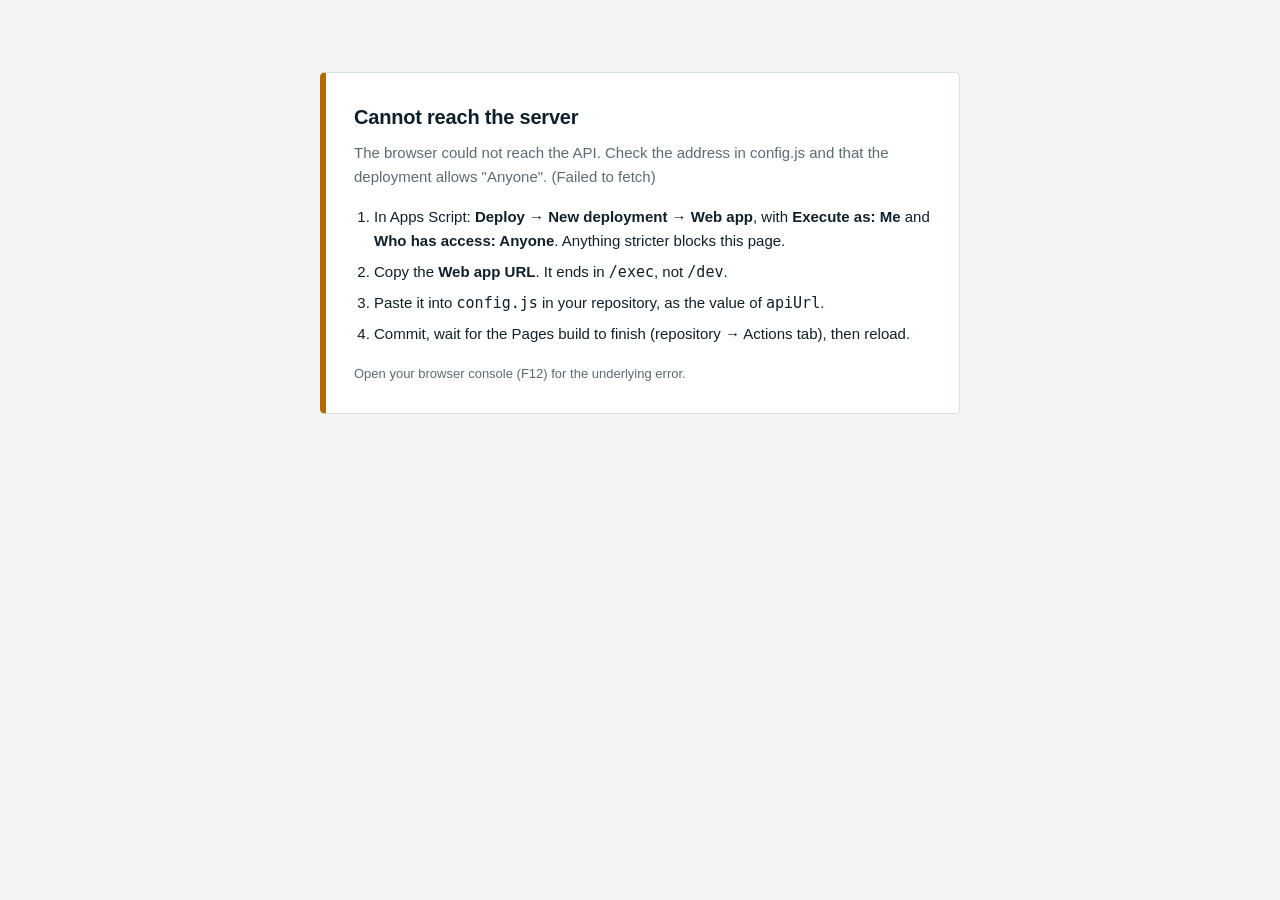
<file: index.html>
<!DOCTYPE html>
<html lang="en">
<head>
  <meta charset="utf-8">
  <meta name="viewport" content="width=device-width, initial-scale=1">
  <meta name="theme-color" content="#10202b">
  <title>LabChem — Laboratory Inventory &amp; Chemical Management</title>
  <link rel="stylesheet" href="assets/styles.css">
  <link rel="icon" href="data:image/svg+xml,<svg xmlns='http://www.w3.org/2000/svg' viewBox='0 0 24 24' fill='none' stroke='%230e7c86' stroke-width='2'><path d='M9 2h6M10 2v6.5L4.6 18.2A2 2 0 0 0 6.3 21h11.4a2 2 0 0 0 1.7-2.8L14 8.5V2'/></svg>">
</head>
<body>
  <div id="shell" class="anon">
    <aside id="rail">
      <div class="brand">
        <div class="mark">
          <svg class="flask" viewBox="0 0 24 24" fill="none" stroke="#7ddfd0" stroke-width="1.7" stroke-linecap="round" stroke-linejoin="round">
            <path d="M9 2h6M10 2v6.5L4.6 18.2A2 2 0 0 0 6.3 21h11.4a2 2 0 0 0 1.7-2.8L14 8.5V2"/>
            <path d="M7.2 14.5h9.6"/>
          </svg>
          <b>LabChem</b>
        </div>
        <small id="orgName">Laboratory</small>
      </div>
      <nav id="nav"></nav>
      <div class="railfoot">
        <b id="userName">—</b>
        <span id="userRole"></span>
        <span id="userEmail" class="email"></span>
        <div class="acct">
          <a href="#" onclick="openPasswordChange(false);return false">Change password</a>
          <a href="#" onclick="signOut();return false">Sign out</a>
        </div>
      </div>
    </aside>

    <div id="main">
      <header class="top">
        <div>
          <h1 id="viewTitle">Dashboard</h1>
          <div class="sub" id="viewSub"></div>
        </div>
        <div class="spacer"></div>
        <div id="topActions" class="row-actions"></div>
      </header>
      <div id="content"><div class="loading">Connecting…</div></div>
    </div>
  </div>

  <div id="auth" style="display:none"></div>
  <div id="layer"></div>
  <div id="toasts"></div>

  <script src="config.js"></script>
  <script src="assets/app.js"></script>
</body>
</html>
</file>
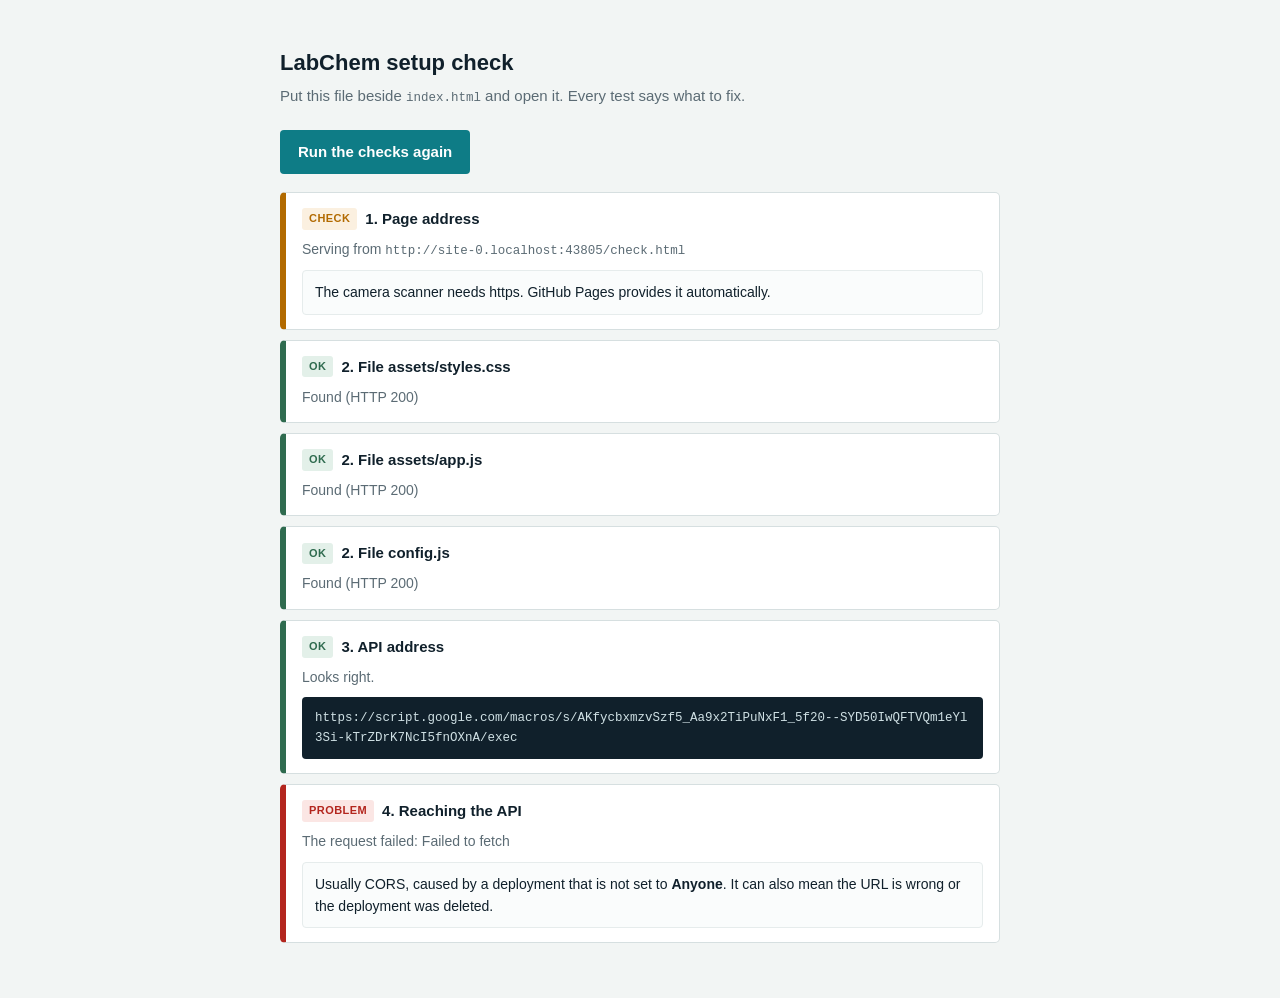
<file: check.html>
<!DOCTYPE html>
<html lang="en">
<head>
<meta charset="utf-8">
<meta name="viewport" content="width=device-width, initial-scale=1">
<title>LabChem — setup check</title>
<style>
  body{font:15px/1.6 -apple-system,BlinkMacSystemFont,"Segoe UI",Roboto,Helvetica,Arial,sans-serif;
       color:#10202b;background:#f2f5f4;margin:0;padding:5vh 5vw}
  main{max-width:720px;margin:0 auto}
  h1{font-size:22px;margin:0 0 4px}
  .lead{color:#5b6b74;margin:0 0 22px}
  .row{background:#fff;border:1px solid #d6dfe0;border-left:6px solid #c9d3d8;
       border-radius:5px;padding:14px 16px;margin-bottom:10px}
  .row.pass{border-left-color:#2f6b4f}
  .row.fail{border-left-color:#b3261e}
  .row.warn{border-left-color:#b26a00}
  .row h3{margin:0;font-size:15px;display:flex;gap:8px;align-items:center}
  .badge{font-size:11px;font-weight:700;letter-spacing:.04em;padding:2px 7px;border-radius:3px;
         background:#e6ecec;color:#5b6b74}
  .pass .badge{background:#e3f0e9;color:#2f6b4f}
  .fail .badge{background:#fbe6e4;color:#b3261e}
  .warn .badge{background:#fbf0e0;color:#b26a00}
  .row p{margin:7px 0 0;color:#5b6b74;font-size:14px}
  .row .fix{margin-top:9px;padding:10px 12px;background:#fafcfc;border:1px solid #e6ecec;border-radius:4px;
            color:#10202b;font-size:14px}
  code,pre{font-family:ui-monospace,SFMono-Regular,Menlo,Consolas,monospace;font-size:12.5px}
  pre{background:#10202b;color:#cfe0e4;padding:11px 13px;border-radius:4px;overflow:auto;margin:9px 0 0;
      max-height:220px;white-space:pre-wrap;word-break:break-all}
  button{font:inherit;font-weight:600;background:#0e7c86;color:#fff;border:0;border-radius:4px;
         padding:10px 18px;cursor:pointer;margin-bottom:18px}
</style>
</head>
<body>
<main>
  <h1>LabChem setup check</h1>
  <p class="lead">Put this file beside <code>index.html</code> and open it. Every test says what to fix.</p>
  <button onclick="runAll()">Run the checks again</button>
  <div id="out"></div>
</main>

<script src="config.js" onerror="window.__configFailed=true"></script>
<script>
const out = document.getElementById('out');

function report(state, title, detail, fix, raw) {
  const d = document.createElement('div');
  d.className = 'row ' + state;
  d.innerHTML =
    '<h3><span class="badge">' + (state === 'pass' ? 'OK' : state === 'warn' ? 'CHECK' : 'PROBLEM') +
    '</span>' + title + '</h3>' +
    (detail ? '<p>' + detail + '</p>' : '') +
    (fix ? '<div class="fix">' + fix + '</div>' : '') +
    (raw ? '<pre>' + String(raw).replace(/[<&]/g, c => c === '<' ? '&lt;' : '&amp;').slice(0, 1200) + '</pre>' : '');
  out.appendChild(d);
}

function head(url) {
  return fetch(url, { cache: 'no-store' })
    .then(r => ({ ok: r.ok, status: r.status }))
    .catch(e => ({ ok: false, status: 0, err: e.message }));
}

async function runAll() {
  out.innerHTML = '';

  /* 1. where are we */
  report(location.protocol === 'https:' ? 'pass' : 'warn',
    '1. Page address',
    'Serving from <code>' + location.origin + location.pathname + '</code>',
    location.protocol === 'https:' ? '' :
      'The camera scanner needs https. GitHub Pages provides it automatically.');

  /* 2. sibling files */
  for (const [label, path] of [['assets/styles.css', 'assets/styles.css'],
                               ['assets/app.js', 'assets/app.js'],
                               ['config.js', 'config.js']]) {
    const r = await head(path);
    report(r.ok ? 'pass' : 'fail',
      '2. File ' + label,
      r.ok ? 'Found (HTTP ' + r.status + ')' : 'Not found (HTTP ' + (r.status || 'no response') + ')',
      r.ok ? '' :
        'This file must sit at <code>' + location.pathname.replace(/[^/]*$/, '') + path + '</code>. ' +
        'GitHub Pages is case sensitive — <code>assets</code>, not <code>Assets</code>. ' +
        'If you uploaded a folder, move its contents to the repository root.');
  }

  /* 3. config contents */
  const cfg = window.LABCHEM_CONFIG;
  if (!cfg) {
    report('fail', '3. API address', 'config.js did not define <code>window.LABCHEM_CONFIG</code>.',
      'Open config.js. It must read exactly:<br><code>window.LABCHEM_CONFIG = { apiUrl: "https://…/exec" };</code>');
    return;
  }
  const url = String(cfg.apiUrl || '');
  let bad = null;
  if (!url || /PASTE_YOUR/.test(url)) bad = 'It still holds the placeholder text.';
  else if (!/^https:\/\//.test(url)) bad = 'It does not start with https://';
  else if (/\/dev$/.test(url)) bad = 'It ends in /dev, which only works for the script owner.';
  else if (!/\/exec$/.test(url)) bad = 'It does not end in /exec.';

  report(bad ? 'fail' : 'pass', '3. API address',
    bad || 'Looks right.', bad ?
      'Apps Script → <b>Deploy → Manage deployments</b> → copy the <b>Web app URL</b> ending in ' +
      '<code>/exec</code> → paste into <code>config.js</code>.' : '', url || '(empty)');
  if (bad) return;

  /* 4. can the browser reach it at all */
  let getText = '';
  try {
    const r = await fetch(url, { method: 'GET', mode: 'cors', redirect: 'follow', cache: 'no-store' });
    getText = await r.text();
    const isHtmlLogin = /accounts\.google\.com|Sign in|ServiceLogin/i.test(getText) &&
                        !/LabChem API/i.test(getText);
    report(isHtmlLogin ? 'fail' : 'pass', '4. Reaching the API',
      'HTTP ' + r.status + ', ' + getText.length + ' bytes returned.',
      isHtmlLogin ?
        'Google returned its <b>sign-in page</b>, which means the deployment is not public. ' +
        'Redeploy with <b>Execute as: Me</b> and <b>Who has access: Anyone</b>, then use the new URL.' : '',
      getText.slice(0, 400));
  } catch (e) {
    report('fail', '4. Reaching the API', 'The request failed: ' + e.message,
      'Usually CORS, caused by a deployment that is not set to <b>Anyone</b>. ' +
      'It can also mean the URL is wrong or the deployment was deleted.');
    return;
  }

  /* 5. the actual JSON call the app makes */
  try {
    const r = await fetch(url, {
      method: 'POST', mode: 'cors', redirect: 'follow', cache: 'no-store',
      headers: { 'Content-Type': 'text/plain;charset=utf-8' },
      body: JSON.stringify({ fn: 'getPublicConfig', token: null, args: [] })
    });
    const text = await r.text();
    let json = null;
    try { json = JSON.parse(text); } catch (e) { /* not json */ }

    if (!json) {
      report('fail', '5. API answering in JSON', 'The reply was not JSON (HTTP ' + r.status + ').',
        'If the reply below is a Google sign-in page, redeploy with access <b>Anyone</b>. ' +
        'If it is an Apps Script error page, open <b>Executions</b> in the editor to see which ' +
        'function failed — usually <code>Api.gs</code> is missing, or <code>installDatabase</code> ' +
        'was never run.', text.slice(0, 700));
      return;
    }
    if (!json.ok) {
      report('fail', '5. API answering in JSON', 'The server replied with an error.',
        json.error && /not installed/i.test(json.error) ?
          'Run <code>installDatabase</code> once from the Apps Script editor.' :
          'Check <b>Executions</b> in the Apps Script editor for the stack trace.',
        JSON.stringify(json, null, 2));
      return;
    }

    report('pass', '5. API answering in JSON',
      'Connected to <b>' + (json.data.app.org || '—') + '</b>, version ' + json.data.app.version + '.',
      'Everything is wired up. Open <code>index.html</code> and sign in.',
      JSON.stringify(json.data, null, 2));

    /* 6. QR target sanity */
    if (!json.data.app.url) {
      report('warn', '6. QR label target',
        'The backend has no APP_URL stored yet.',
        'Run <code>refreshAppUrl</code> once in the Apps Script editor, then set ' +
        '<code>SITE_URL</code> in Settings to <code>' + location.origin +
        location.pathname.replace(/[^/]*$/, '') + '</code> so QR scans open this site.');
    }
  } catch (e) {
    report('fail', '5. API answering in JSON', 'The POST failed: ' + e.message,
      'The GET worked but the POST did not. Confirm <code>Api.gs</code> exists in the project ' +
      'and that you created a <b>new version</b> when redeploying — Apps Script serves the last ' +
      'deployed version, not your edits.');
  }
}

runAll();
</script>
</body>
</html>
</file>
<file: assets/styles.css>
:root{
  --ink:#10202b; --ink-2:#1b303d; --slate:#5b6b74; --paper:#f2f5f4; --card:#ffffff;
  --line:#d6dfe0; --line-soft:#e6ecec;
  --teal:#0e7c86; --teal-dark:#0a5f67; --mint:#7ddfd0;
  --ok:#2f6b4f; --warn:#b26a00; --bad:#b3261e; --watch:#0e7490;
  --rail:248px;
  --mono:ui-monospace,SFMono-Regular,"SF Mono",Menlo,Consolas,monospace;
  --sans:-apple-system,BlinkMacSystemFont,"Segoe UI",Roboto,Helvetica,Arial,sans-serif;
}
*{box-sizing:border-box}
html,body{margin:0;padding:0;height:100%}
body{font-family:var(--sans);font-size:14.5px;line-height:1.5;color:var(--ink);background:var(--paper);-webkit-font-smoothing:antialiased}
a{color:var(--teal)}
h1,h2,h3,h4{margin:0;font-weight:650;letter-spacing:-.01em}
.mono{font-family:var(--mono);font-variant-numeric:tabular-nums}

/* ---------- shell ---------- */
#shell{display:flex;min-height:100vh}
#rail{width:var(--rail);flex:0 0 var(--rail);background:var(--ink);color:#cfe0e4;display:flex;flex-direction:column;position:sticky;top:0;height:100vh}
.brand{padding:20px 20px 16px;border-bottom:1px solid rgba(255,255,255,.09)}
.brand .mark{display:flex;align-items:center;gap:9px}
.brand .flask{width:22px;height:22px;flex:0 0 22px}
.brand b{color:#fff;font-size:17px;letter-spacing:-.015em}
.brand small{display:block;color:#8fa6ad;font-size:11.5px;margin-top:5px;line-height:1.35}
nav{padding:10px 10px;flex:1;overflow-y:auto}
nav button{display:flex;width:100%;align-items:center;gap:10px;background:none;border:0;color:#b6ccd2;
  font:inherit;text-align:left;padding:9px 11px;border-radius:5px;cursor:pointer;margin-bottom:1px}
nav button:hover{background:rgba(255,255,255,.06);color:#fff}
nav button.on{background:var(--ink-2);color:#fff;box-shadow:inset 3px 0 0 var(--mint)}
nav button .pill{margin-left:auto;background:var(--bad);color:#fff;font-size:11px;font-weight:700;
  padding:1px 7px;border-radius:9px;min-width:20px;text-align:center}
nav button.on .pill,nav button .pill.quiet{background:rgba(255,255,255,.16)}
.railfoot{padding:14px 16px;border-top:1px solid rgba(255,255,255,.09);font-size:12px;color:#8fa6ad}
.railfoot b{display:block;color:#fff;font-size:13px;font-weight:600}
.railfoot .email{display:block;font-size:11.5px;color:#7f989f;word-break:break-all;margin-top:2px}
.railfoot .acct{display:flex;gap:14px;margin-top:8px;flex-wrap:wrap}
.railfoot a{color:var(--mint);font-size:12px;text-decoration:none;border-bottom:1px solid rgba(125,223,208,.35)}
.railfoot a:hover{border-bottom-color:var(--mint)}

/* ---------- sign in ---------- */
#shell.anon{display:none}
#auth{position:fixed;inset:0;background:var(--paper);align-items:flex-start;justify-content:center;
  overflow-y:auto;padding:6vh 18px 40px;z-index:50}
.authcard{background:var(--card);border:1px solid var(--line);border-radius:6px;width:min(430px,100%);padding:26px 28px 30px}
.authhead{display:flex;align-items:center;gap:11px;padding-bottom:18px;border-bottom:1px solid var(--line-soft);margin-bottom:18px}
.authhead .flask{width:30px;height:30px;flex:0 0 30px}
.authhead b{display:block;font-size:20px;letter-spacing:-.015em}
.authhead small{display:block;color:var(--slate);font-size:12.5px;margin-top:1px}
.authtabs{display:flex;gap:2px;margin-bottom:18px;border-bottom:1px solid var(--line)}
.authtabs button{flex:1;font:inherit;font-size:13.5px;font-weight:600;background:none;border:0;
  padding:9px 4px;color:var(--slate);cursor:pointer;border-bottom:2px solid transparent;margin-bottom:-1px}
.authtabs button.on{color:var(--ink);border-bottom-color:var(--teal)}
.authnote{font-size:13px;color:var(--slate);background:#f2f7f7;border-left:3px solid var(--teal);
  padding:9px 12px;margin:0 0 16px;border-radius:0 3px 3px 0}
.btn.wide{width:100%;justify-content:center;margin-top:4px}
.btn.ghost.wide{margin-top:8px}

#main{flex:1;min-width:0;display:flex;flex-direction:column}
header.top{display:flex;align-items:center;gap:14px;padding:14px 26px;background:var(--card);border-bottom:1px solid var(--line)}
header.top h1{font-size:19px}
header.top .sub{color:var(--slate);font-size:13px;margin-top:1px}
.spacer{flex:1}
#content{padding:22px 26px 60px;max-width:1360px;width:100%}

/* ---------- buttons & inputs ---------- */
.btn{font:inherit;font-weight:600;font-size:13.5px;border:1px solid var(--line);background:var(--card);color:var(--ink);
  padding:8px 14px;border-radius:4px;cursor:pointer;display:inline-flex;align-items:center;gap:7px}
.btn:hover{border-color:#b6c4c6;background:#fbfcfc}
.btn.primary{background:var(--teal);border-color:var(--teal);color:#fff}
.btn.primary:hover{background:var(--teal-dark);border-color:var(--teal-dark)}
.btn.danger{background:var(--bad);border-color:var(--bad);color:#fff}
.btn.ghost{background:none;border-color:transparent;color:var(--teal)}
.btn.sm{padding:5px 10px;font-size:12.5px}
.btn:disabled{opacity:.5;cursor:not-allowed}
input,select,textarea{font:inherit;font-size:14px;color:var(--ink);background:var(--card);
  border:1px solid var(--line);border-radius:4px;padding:8px 10px;width:100%}
input:focus,select:focus,textarea:focus,.btn:focus-visible,nav button:focus-visible{outline:2px solid var(--teal);outline-offset:1px}
textarea{min-height:74px;resize:vertical}
label{display:block;font-size:12.5px;color:var(--slate);margin-bottom:4px}
.field{margin-bottom:14px}
.grid2{display:grid;grid-template-columns:1fr 1fr;gap:0 14px}
.grid3{display:grid;grid-template-columns:1fr 1fr 1fr;gap:0 14px}
.search{position:relative;max-width:340px;flex:1}
.search input{padding-left:32px}
.search svg{position:absolute;left:9px;top:9px;width:15px;height:15px;color:var(--slate)}

/* ---------- panels ---------- */
.panel{background:var(--card);border:1px solid var(--line);border-radius:5px}
.panel > h3{padding:13px 16px;border-bottom:1px solid var(--line-soft);font-size:14px}
.panel .body{padding:16px}
.stack{display:flex;flex-direction:column;gap:18px}
.cols{display:grid;grid-template-columns:1.55fr 1fr;gap:18px;align-items:start}
@media(max-width:1080px){.cols{grid-template-columns:1fr}}

/* KPI strip: one panel divided by rules, not a row of identical cards */
.kpis{display:grid;grid-template-columns:repeat(6,1fr);background:var(--card);border:1px solid var(--line);border-radius:5px;overflow:hidden}
.kpi{padding:14px 16px;border-left:1px solid var(--line-soft)}
.kpi:first-child{border-left:0}
.kpi .n{font-family:var(--mono);font-size:26px;font-weight:600;line-height:1.1;letter-spacing:-.02em}
.kpi .l{font-size:12px;color:var(--slate);margin-top:3px}
.kpi.bad .n{color:var(--bad)}.kpi.warn .n{color:var(--warn)}.kpi.ok .n{color:var(--ok)}
@media(max-width:900px){.kpis{grid-template-columns:repeat(3,1fr)}.kpi{border-top:1px solid var(--line-soft)}.kpi:nth-child(-n+3){border-top:0}.kpi:nth-child(3n+1){border-left:0}}

/* ---------- tables ---------- */
table.data{width:100%;border-collapse:collapse;font-size:13.5px}
table.data th{text-align:left;font-weight:600;font-size:12px;color:var(--slate);
  padding:9px 12px;border-bottom:1px solid var(--line);background:#fafcfc;position:sticky;top:0;z-index:1}
table.data td{padding:10px 12px;border-bottom:1px solid var(--line-soft);vertical-align:middle}
table.data tbody tr:hover{background:#f7fafa}
table.data tr.clickable{cursor:pointer}
table.data td.num{font-family:var(--mono);font-variant-numeric:tabular-nums;text-align:right;white-space:nowrap}
.stripe{border-left:4px solid transparent}
.stripe.CRITICAL{border-left-color:var(--bad)}
.stripe.WARN{border-left-color:var(--warn)}
.stripe.WATCH{border-left-color:var(--watch)}
.stripe.OK{border-left-color:#cfe0dc}
.scroll{max-height:64vh;overflow:auto}
.name{font-weight:600}
.sub{color:var(--slate);font-size:12.5px}
.empty{padding:46px 22px;text-align:center;color:var(--slate)}
.empty b{display:block;color:var(--ink);font-size:15px;margin-bottom:5px}

/* ---------- tags ---------- */
.tag{display:inline-block;padding:2px 7px;border-radius:3px;font-size:11.5px;font-weight:600;
  border:1px solid currentColor;white-space:nowrap}
.tag.ok{color:var(--ok)}.tag.warn{color:var(--warn)}.tag.bad{color:var(--bad)}
.tag.info{color:var(--watch)}.tag.mute{color:var(--slate)}
.tag.solid{background:var(--ink);color:#fff;border-color:var(--ink)}
.tags{display:flex;flex-wrap:wrap;gap:4px}

.chips{display:flex;gap:6px;flex-wrap:wrap}
.chip{font:inherit;font-size:12.5px;font-weight:600;padding:5px 11px;border:1px solid var(--line);
  background:var(--card);border-radius:14px;cursor:pointer;color:var(--slate)}
.chip.on{background:var(--ink);border-color:var(--ink);color:#fff}

/* ---------- charts ---------- */
.bars{display:flex;flex-direction:column;gap:9px}
.bar{display:grid;grid-template-columns:132px 1fr 42px;align-items:center;gap:10px;font-size:13px}
.bar .track{height:9px;background:var(--line-soft);border-radius:2px;overflow:hidden}
.bar .fill{height:100%;background:var(--teal)}
.bar .v{font-family:var(--mono);text-align:right;color:var(--slate);font-size:12.5px}
.gauge{display:flex;align-items:baseline;gap:9px}
.gauge .score{font-family:var(--mono);font-size:40px;font-weight:600;letter-spacing:-.03em}
.meter{height:8px;background:var(--line-soft);border-radius:2px;margin:7px 0 3px;overflow:hidden}
.meter i{display:block;height:100%;background:var(--teal)}

/* ---------- modal & drawer ---------- */
.veil{position:fixed;inset:0;background:rgba(16,32,43,.42);display:flex;align-items:center;justify-content:center;
  z-index:40;padding:20px}
.modal{background:var(--card);border-radius:6px;width:min(680px,100%);max-height:88vh;display:flex;flex-direction:column;
  box-shadow:0 18px 50px rgba(16,32,43,.28)}
.modal header{display:flex;align-items:center;padding:15px 20px;border-bottom:1px solid var(--line-soft)}
.modal header h3{font-size:16px}
.modal .body{padding:18px 20px;overflow-y:auto}
.modal footer{display:flex;gap:9px;justify-content:flex-end;padding:13px 20px;border-top:1px solid var(--line-soft);background:#fafcfc;border-radius:0 0 6px 6px}
.x{margin-left:auto;background:none;border:0;font-size:22px;line-height:1;color:var(--slate);cursor:pointer;padding:0 3px}

.drawer{position:fixed;top:0;right:0;bottom:0;width:min(560px,100%);background:var(--card);z-index:45;
  display:flex;flex-direction:column;box-shadow:-14px 0 42px rgba(16,32,43,.2)}
.drawer header{padding:16px 20px;border-bottom:1px solid var(--line-soft);display:flex;align-items:flex-start;gap:12px}
.drawer .body{padding:18px 20px;overflow-y:auto;flex:1}
.drawer footer{padding:12px 20px;border-top:1px solid var(--line-soft);display:flex;gap:8px;flex-wrap:wrap;background:#fafcfc}
dl.kv{display:grid;grid-template-columns:126px 1fr;gap:7px 14px;margin:0;font-size:13.5px}
dl.kv dt{color:var(--slate)}
dl.kv dd{margin:0}

/* ---------- toast ---------- */
#toasts{position:fixed;left:50%;transform:translateX(-50%);bottom:26px;z-index:60;display:flex;flex-direction:column;gap:8px;align-items:center}
.toast{background:var(--ink);color:#fff;padding:11px 17px;border-radius:5px;font-size:13.5px;max-width:520px;
  box-shadow:0 8px 26px rgba(16,32,43,.3);border-left:4px solid var(--mint)}
.toast.bad{border-left-color:#ff8a80}

/* ---------- gate ---------- */
.gate{max-width:520px;margin:8vh auto;background:var(--card);border:1px solid var(--line);border-radius:6px;padding:30px}
.gate h2{font-size:21px;margin-bottom:7px}
.gate p{color:var(--slate);margin-top:0}

.loading{padding:60px;text-align:center;color:var(--slate)}
.qrbox{text-align:center;padding:10px;border:1px solid var(--line);border-radius:5px;background:#fafcfc}
.qrbox img{width:180px;height:180px}
.hint{font-size:12.5px;color:var(--slate);margin-top:6px}
.row-actions{display:flex;gap:6px;flex-wrap:wrap}
.checkcol{width:34px}

@media(max-width:860px){
  #shell{flex-direction:column}
  #rail{width:100%;height:auto;position:static;flex:none}
  .brand{padding:14px 16px 10px}
  nav{display:flex;gap:4px;overflow-x:auto;padding:8px 12px}
  nav button{width:auto;white-space:nowrap;padding:7px 12px}
  nav button.on{box-shadow:inset 0 -3px 0 var(--mint)}
  .railfoot{display:none}
  header.top{padding:12px 16px;flex-wrap:wrap}
  #content{padding:16px 14px 50px}
  .grid2,.grid3{grid-template-columns:1fr}
  .kpis{grid-template-columns:repeat(2,1fr)}
  .kpi:nth-child(odd){border-left:0}
  .bar{grid-template-columns:96px 1fr 38px}
}
@media(prefers-reduced-motion:no-preference){
  .drawer{animation:slide .16s ease-out}
  @keyframes slide{from{transform:translateX(18px);opacity:.6}to{transform:none;opacity:1}}
}

/* ---------- camera scanner ---------- */
.scanbox{position:relative;min-height:240px;background:var(--ink);border-radius:5px;overflow:hidden;
  display:flex;align-items:center;justify-content:center}
.scanbox video{width:100%;height:auto;display:block}
.scanhint{color:#8fa6ad;font-size:13px;padding:26px;text-align:center}

/* ---------- import preview ---------- */
label.check{display:flex;align-items:center;gap:8px;font-size:13.5px;color:var(--ink);margin-bottom:4px}
label.check input{width:auto;margin:0}
.modal .kpis{border-radius:4px}
.modal .kpi{padding:10px 12px}
.modal .kpi .n{font-size:21px}
</file>
